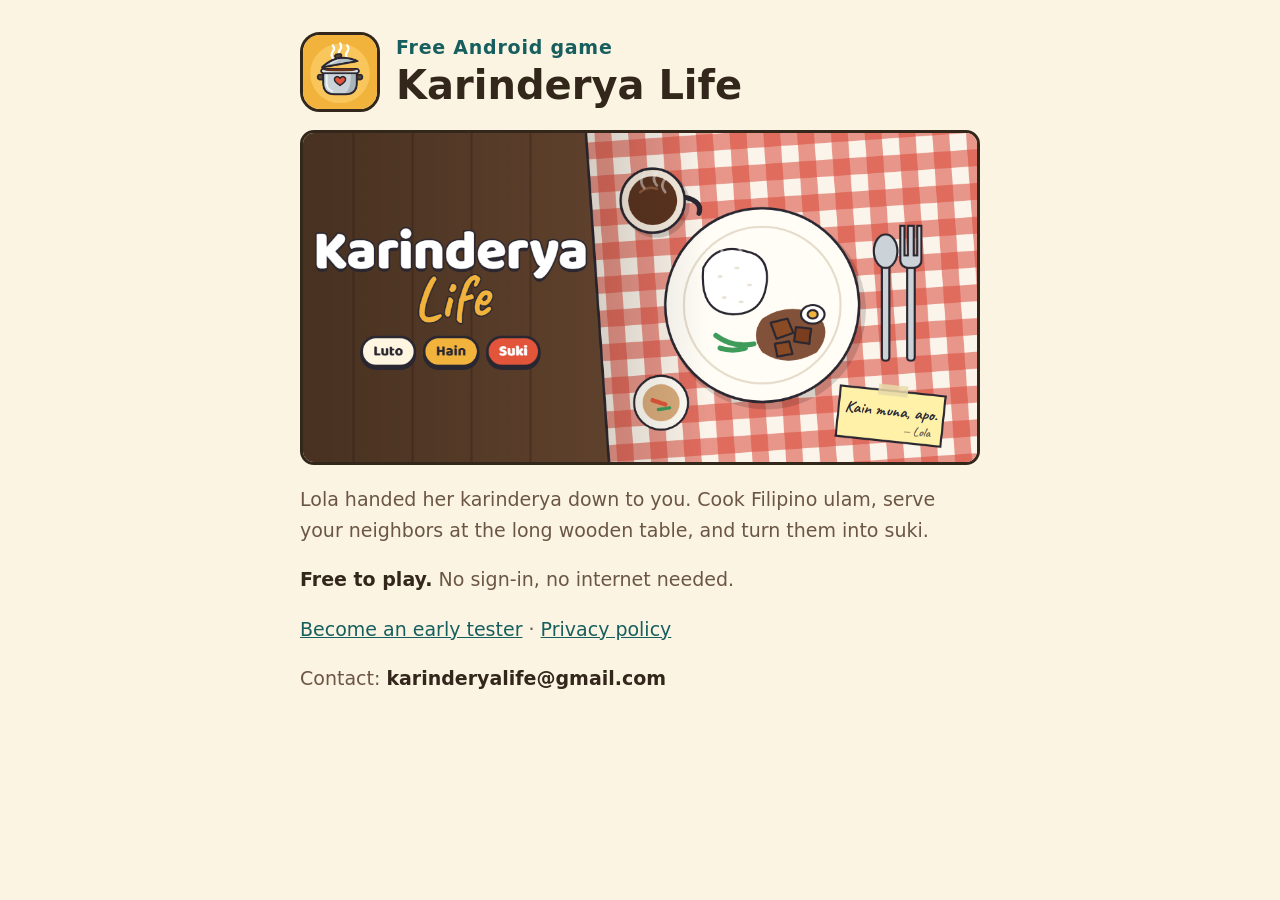
<file: index.html>
<!doctype html>
<html lang="en">
<head>
<meta charset="utf-8">
<meta name="viewport" content="width=device-width, initial-scale=1">
<title>Karinderya Life</title>
<link rel="stylesheet" href="style.css">
<style>
  .hero { display: flex; align-items: center; gap: 16px; }
  .hero img { width: 80px; height: 80px; border-radius: 20px; border: 3px solid var(--ink); }
  .banner { width: 100%; border-radius: 14px; border: 3px solid var(--ink); display: block; margin: 18px 0; }
</style>
</head>
<body>
<main>
  <div class="hero">
    <img src="icon.png" alt="Karinderya Life icon">
    <div>
      <p class="kicker">Free Android game</p>
      <h1>Karinderya Life</h1>
    </div>
  </div>
  <img class="banner" src="feature-graphic.png" alt="Karinderya Life">
  <p>Lola handed her karinderya down to you. Cook Filipino ulam, serve your neighbors at the long
  wooden table, and turn them into suki.</p>
  <p><b>Free to play.</b> No sign-in, no internet needed.</p>
  <p><a href="test.html">Become an early tester</a> · <a href="privacy.html">Privacy policy</a></p>
  <p>Contact: <b>karinderyalife@gmail.com</b></p>
</main>
</body>
</html>
</file>
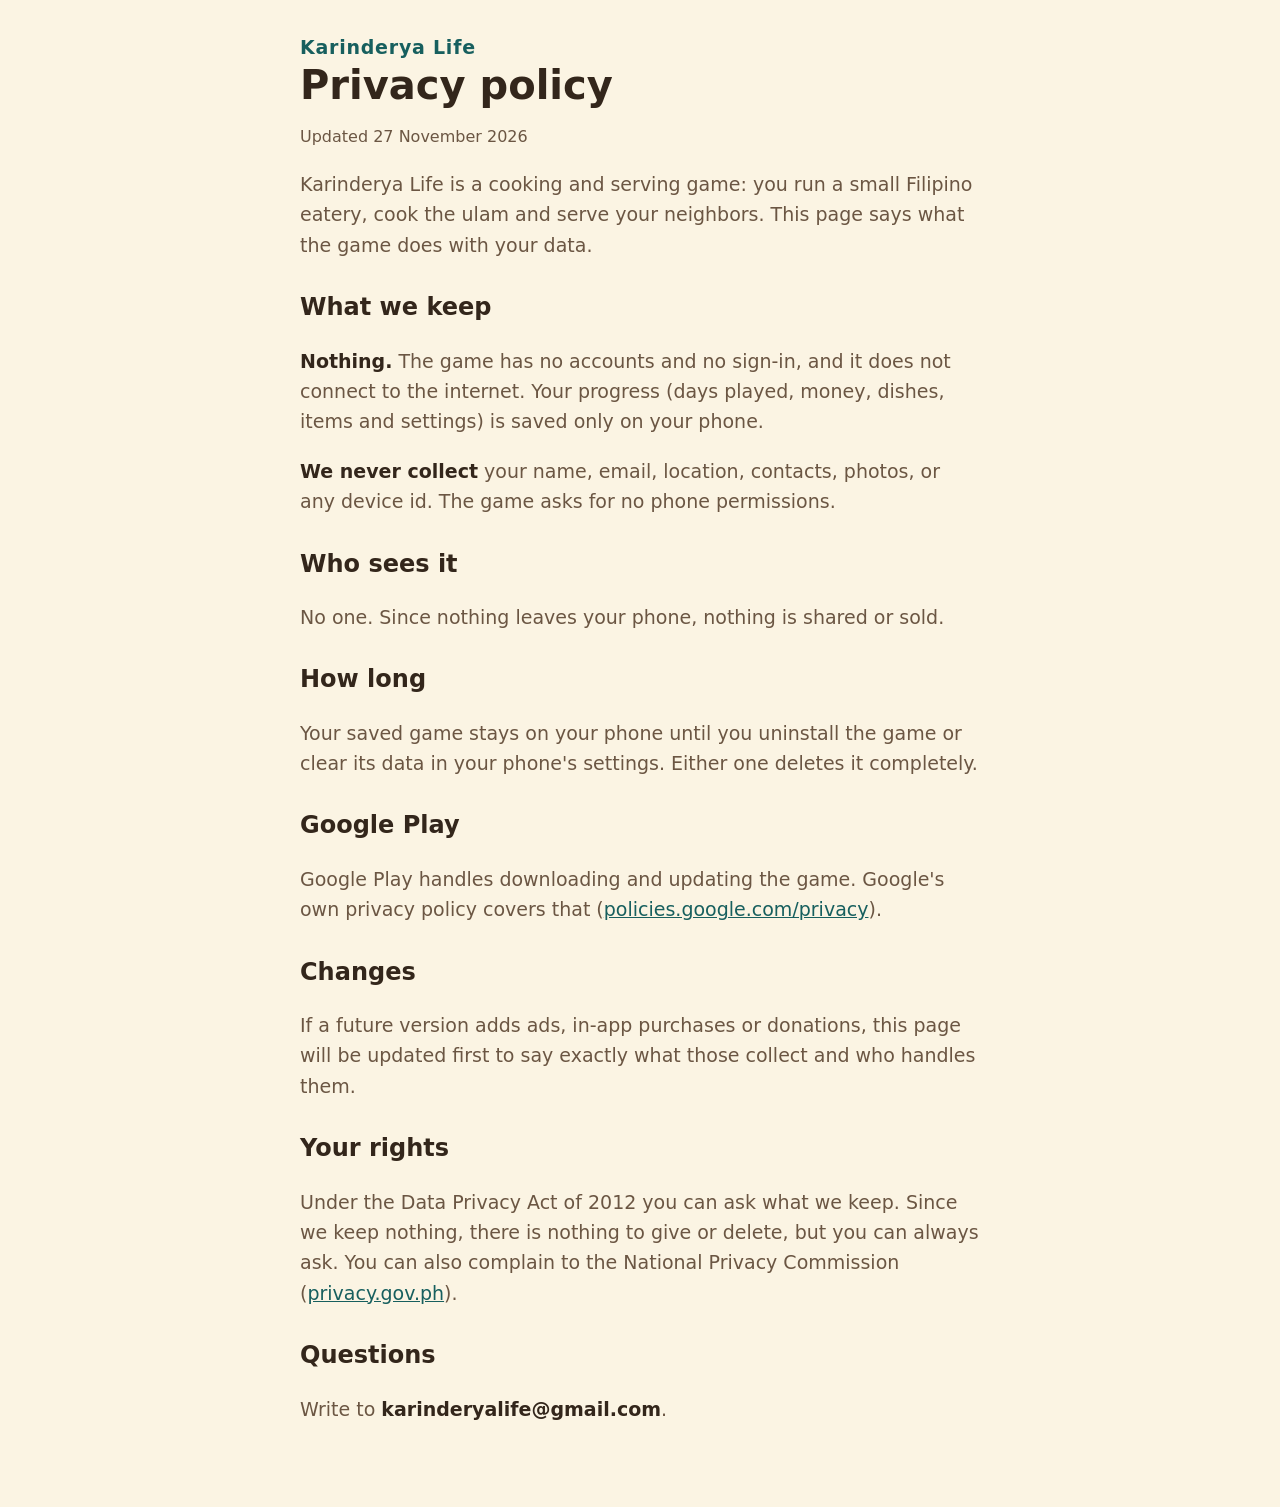
<file: privacy.html>
<!doctype html>
<html lang="en">
<head>
<meta charset="utf-8">
<meta name="viewport" content="width=device-width, initial-scale=1">
<title>Karinderya Life Privacy Policy</title>
<!-- Update this page before the game adds ads, in-app purchases or donations. -->
<link rel="stylesheet" href="style.css">
</head>
<body>
<main>
  <p class="kicker">Karinderya Life</p>
  <h1>Privacy policy</h1>
  <p class="updated">Updated 27 November 2026</p>

  <p>Karinderya Life is a cooking and serving game: you run a small Filipino eatery, cook the
  ulam and serve your neighbors. This page says what the game does with your data.</p>

  <h2>What we keep</h2>
  <p><b>Nothing.</b> The game has no accounts and no sign-in, and it does not connect to the
  internet. Your progress (days played, money, dishes, items and settings) is saved only on your
  phone.</p>
  <p><b>We never collect</b> your name, email, location, contacts, photos, or any device id. The
  game asks for no phone permissions.</p>

  <h2>Who sees it</h2>
  <p>No one. Since nothing leaves your phone, nothing is shared or sold.</p>

  <h2>How long</h2>
  <p>Your saved game stays on your phone until you uninstall the game or clear its data in your
  phone's settings. Either one deletes it completely.</p>

  <h2>Google Play</h2>
  <p>Google Play handles downloading and updating the game. Google's own privacy policy covers
  that (<a href="https://policies.google.com/privacy">policies.google.com/privacy</a>).</p>

  <h2>Changes</h2>
  <p>If a future version adds ads, in-app purchases or donations, this page will be updated
  first to say exactly what those collect and who handles them.</p>

  <h2>Your rights</h2>
  <p>Under the Data Privacy Act of 2012 you can ask what we keep. Since we keep nothing, there is
  nothing to give or delete, but you can always ask. You can also complain to the National
  Privacy Commission (<a href="https://privacy.gov.ph">privacy.gov.ph</a>).</p>

  <h2>Questions</h2>
  <p>Write to <b>karinderyalife@gmail.com</b>.</p>
</main>
</body>
</html>
</file>
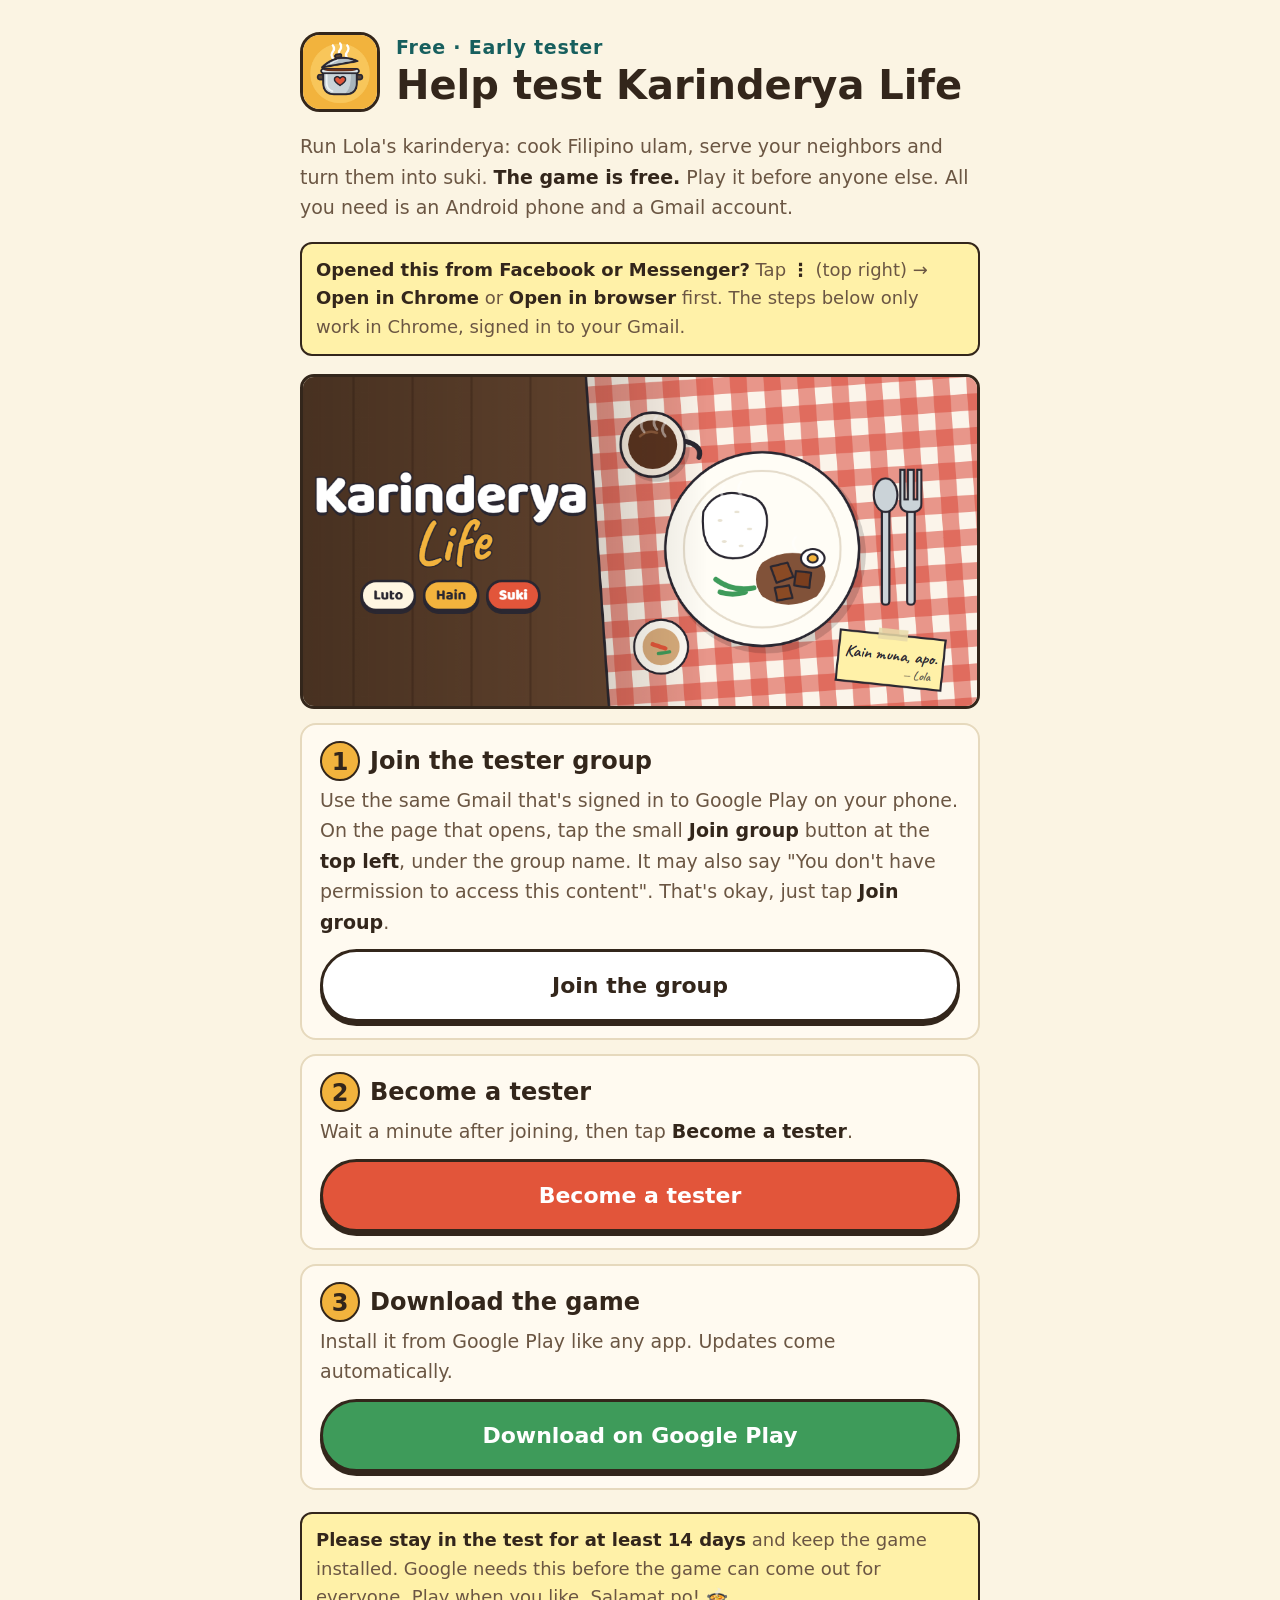
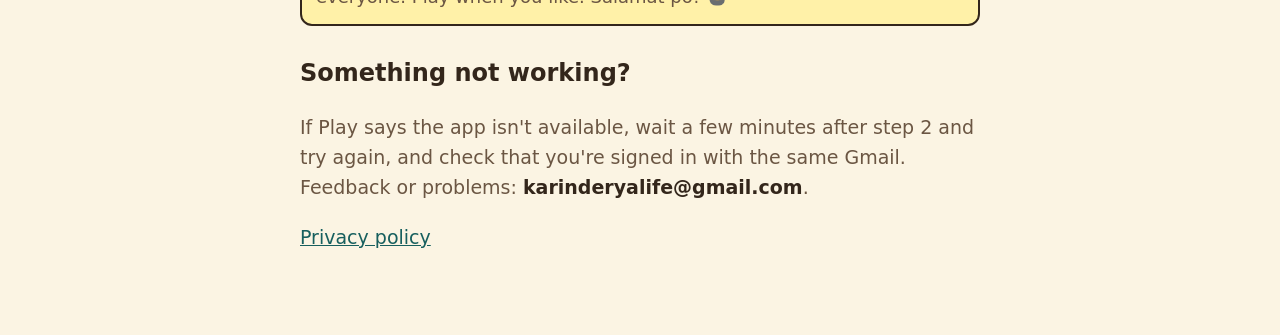
<file: test.html>
<!doctype html>
<html lang="en">
<head>
<meta charset="utf-8">
<meta name="viewport" content="width=device-width, initial-scale=1">
<title>Test Karinderya Life</title>
<meta name="description" content="Be an early tester of Karinderya Life, a free Filipino karinderya cooking game for Android.">
<meta property="og:title" content="Help test Karinderya Life 🍲">
<meta property="og:description" content="Free Filipino karinderya cooking game for Android. Join, become a tester, download.">
<meta property="og:image" content="https://karinderyalife.github.io/feature-graphic.png">
<meta property="og:image:width" content="1024">
<meta property="og:image:height" content="500">
<meta property="og:url" content="https://karinderyalife.github.io/test.html">
<meta property="og:type" content="website">
<meta name="twitter:card" content="summary_large_image">
<!-- Sign-up page for the Play closed test. Joining the Google Group makes someone a tester. -->
<link rel="stylesheet" href="style.css">
<style>
  .hero { display: flex; align-items: center; gap: 16px; margin-bottom: 8px; }
  .hero img { width: 80px; height: 80px; border-radius: 20px; border: 3px solid var(--ink); }
  .banner { width: 100%; border-radius: 14px; border: 3px solid var(--ink); display: block; margin: 18px 0 8px; }
  .step { background: var(--card); border: 2px solid var(--line); border-radius: 16px; padding: 16px 18px; margin: 14px 0; }
  .step h2 { margin: 0 0 4px; display: flex; align-items: center; gap: 10px; }
  .num { display: inline-grid; place-items: center; width: 40px; height: 40px; border-radius: 50%; background: #F2B33D; color: var(--ink); font-weight: 800; border: 2px solid var(--ink); flex: none; }
  .step p { margin: 0 0 12px; }
  .btn { display: block; text-align: center; text-decoration: none; font-weight: 800; font-size: 22px; padding: 16px 20px; border-radius: 999px; border: 3px solid var(--ink); box-shadow: 0 4px 0 var(--ink); color: var(--ink); background: #fff; }
  .btn:active { transform: translateY(3px); box-shadow: 0 1px 0 var(--ink); }
  .btn.red { background: #E2553A; color: #fff; }
  .btn.green { background: #3E9B5A; color: #fff; }
  .note { font-size: 18px; background: #FFF1A8; border: 2px solid var(--ink); border-radius: 12px; padding: 12px 14px; margin-top: 22px; }
</style>
</head>
<body>
<main>
  <div class="hero">
    <img src="icon.png" alt="Karinderya Life icon">
    <div>
      <p class="kicker">Free · Early tester</p>
      <h1>Help test Karinderya Life</h1>
    </div>
  </div>
  <p>Run Lola's karinderya: cook Filipino ulam, serve your neighbors and turn them into suki. <b>The game is free.</b> Play it before anyone else. All you need is an Android phone and a Gmail account.</p>
  <div class="note" style="margin:16px 0 0">
    <b>Opened this from Facebook or Messenger?</b> Tap <b>⋮</b> (top right) → <b>Open in Chrome</b> or
    <b>Open in browser</b> first. The steps below only work in Chrome, signed in to your Gmail.
  </div>
  <img class="banner" src="feature-graphic.png" alt="Karinderya Life">

  <div class="step">
    <h2><span class="num">1</span>Join the tester group</h2>
    <p>Use the same Gmail that's signed in to Google Play on your phone. On the page that opens, tap the small <b>Join group</b> button at the <b>top left</b>, under the group name. It may also say "You don't have permission to access this content". That's okay, just tap <b>Join group</b>.</p>
    <a class="btn" href="https://groups.google.com/g/karinderya-testers">Join the group</a>
  </div>

  <div class="step">
    <h2><span class="num">2</span>Become a tester</h2>
    <p>Wait a minute after joining, then tap <b>Become a tester</b>.</p>
    <a class="btn red" href="https://play.google.com/apps/testing/com.tops.karinderyalife">Become a tester</a>
  </div>

  <div class="step">
    <h2><span class="num">3</span>Download the game</h2>
    <p>Install it from Google Play like any app. Updates come automatically.</p>
    <a class="btn green" href="https://play.google.com/store/apps/details?id=com.tops.karinderyalife">Download on Google Play</a>
  </div>

  <div class="note">
    <b>Please stay in the test for at least 14 days</b> and keep the game installed. Google needs this before the game can come out for everyone. Play when you like. Salamat po! 🍲
  </div>

  <h2>Something not working?</h2>
  <p>If Play says the app isn't available, wait a few minutes after step 2 and try again, and check that you're signed in with the same Gmail. Feedback or problems: <b>karinderyalife@gmail.com</b>.</p>
  <p><a href="privacy.html">Privacy policy</a></p>
</main>
</body>
</html>
</file>
<file: style.css>
/* The app's paper look, for the two web pages Play links to. */
:root {
  --paper: #fbf4e3;
  --card: #fffaf0;
  --ink: #33261b;
  --ink-soft: #6b5643;
  --line: #e6d9bd;
  --teal: #175f5e;
}
* { box-sizing: border-box; }
body {
  margin: 0;
  background: var(--paper);
  color: var(--ink-soft);
  font: 19px/1.6 'Nunito', 'Segoe UI', system-ui, sans-serif;
  padding: 32px max(16px, env(safe-area-inset-left, 0px)) 64px;
}
main { max-width: 680px; margin: 0 auto; }
.kicker { margin: 0; font-weight: 800; color: var(--teal); letter-spacing: .04em; }
h1 { margin: 0 0 4px; color: var(--ink); font-size: 40px; line-height: 1.15; }
h2 { margin: 28px 0 6px; color: var(--ink); font-size: 24px; }
b { color: var(--ink); }
a { color: var(--teal); }
.updated { font-size: 16px; }
table { width: 100%; border-collapse: collapse; background: var(--card); border: 2px solid var(--line); border-radius: 12px; }
td { padding: 8px 12px; border-bottom: 1px dotted var(--line); vertical-align: top; }
td:first-child { color: var(--ink); }
td:last-child { text-align: right; font-weight: 700; color: var(--ink); }
ol { padding-left: 22px; }
</file>
